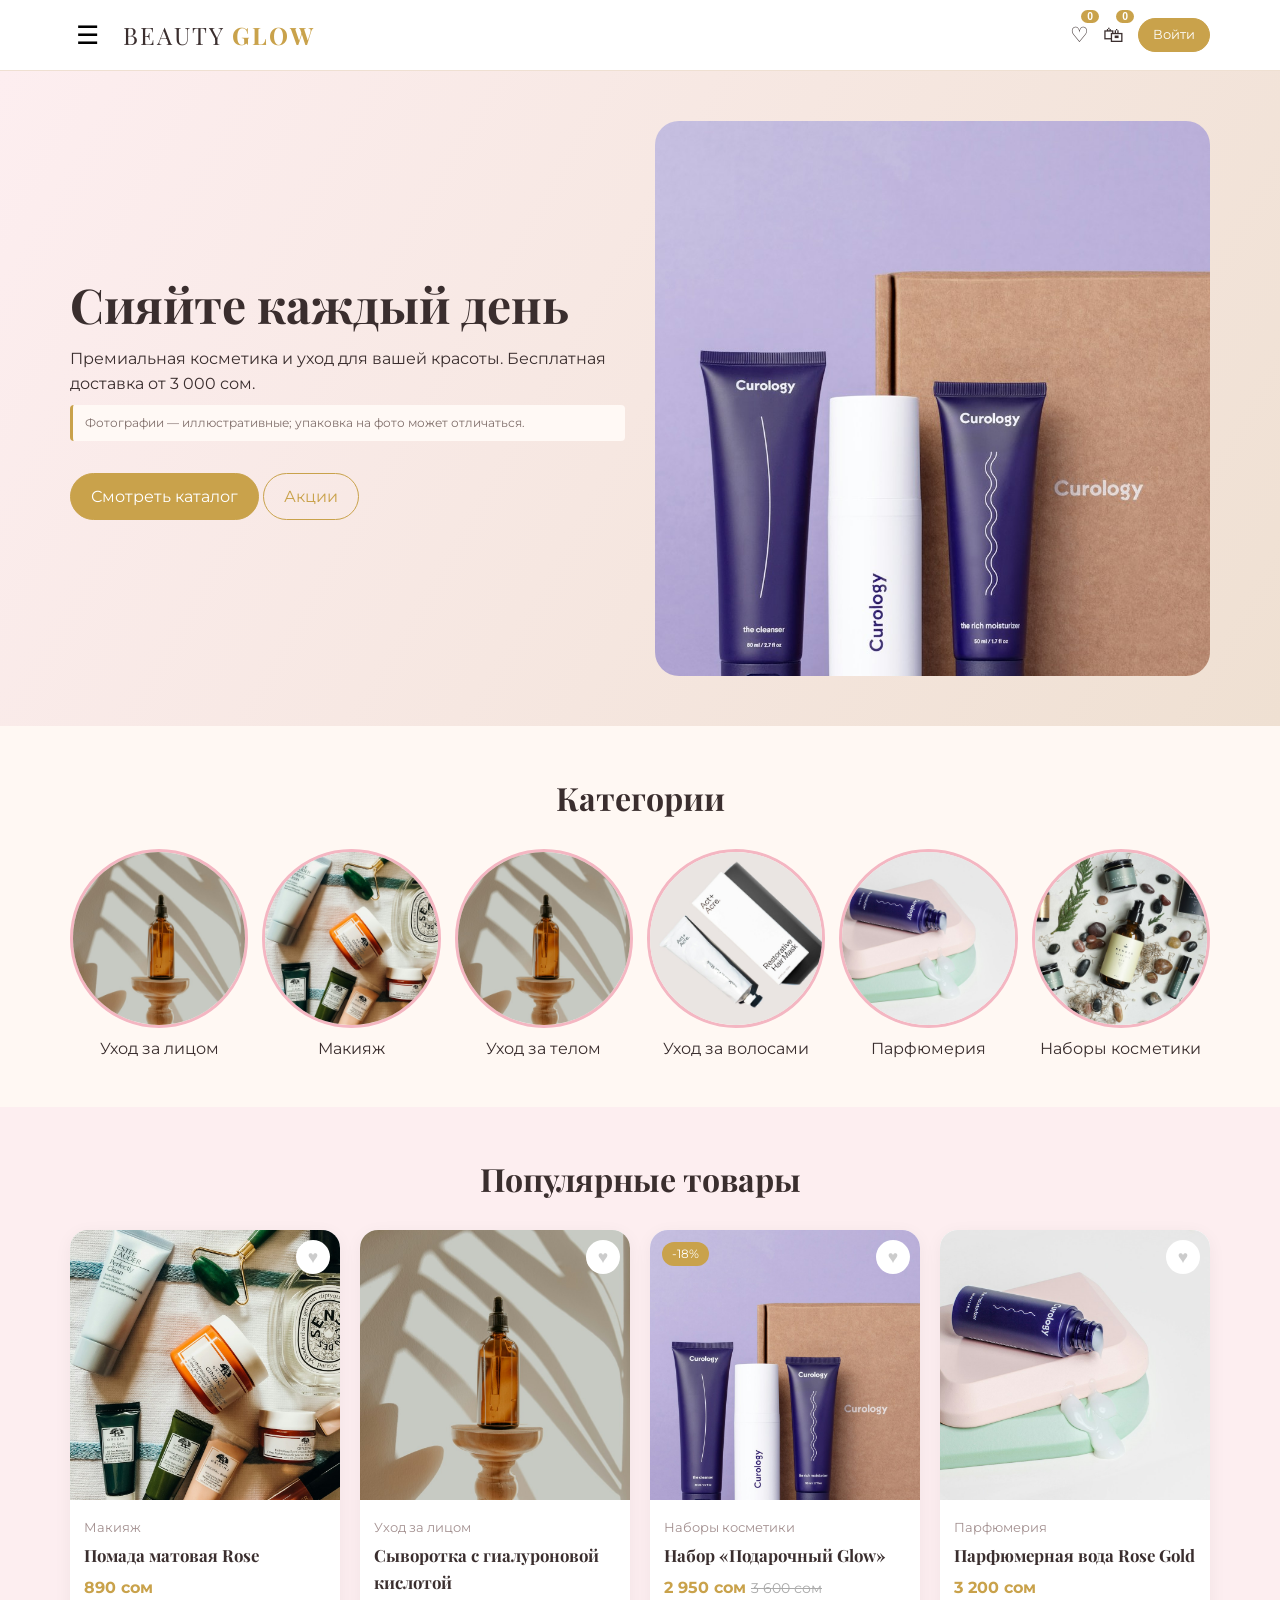
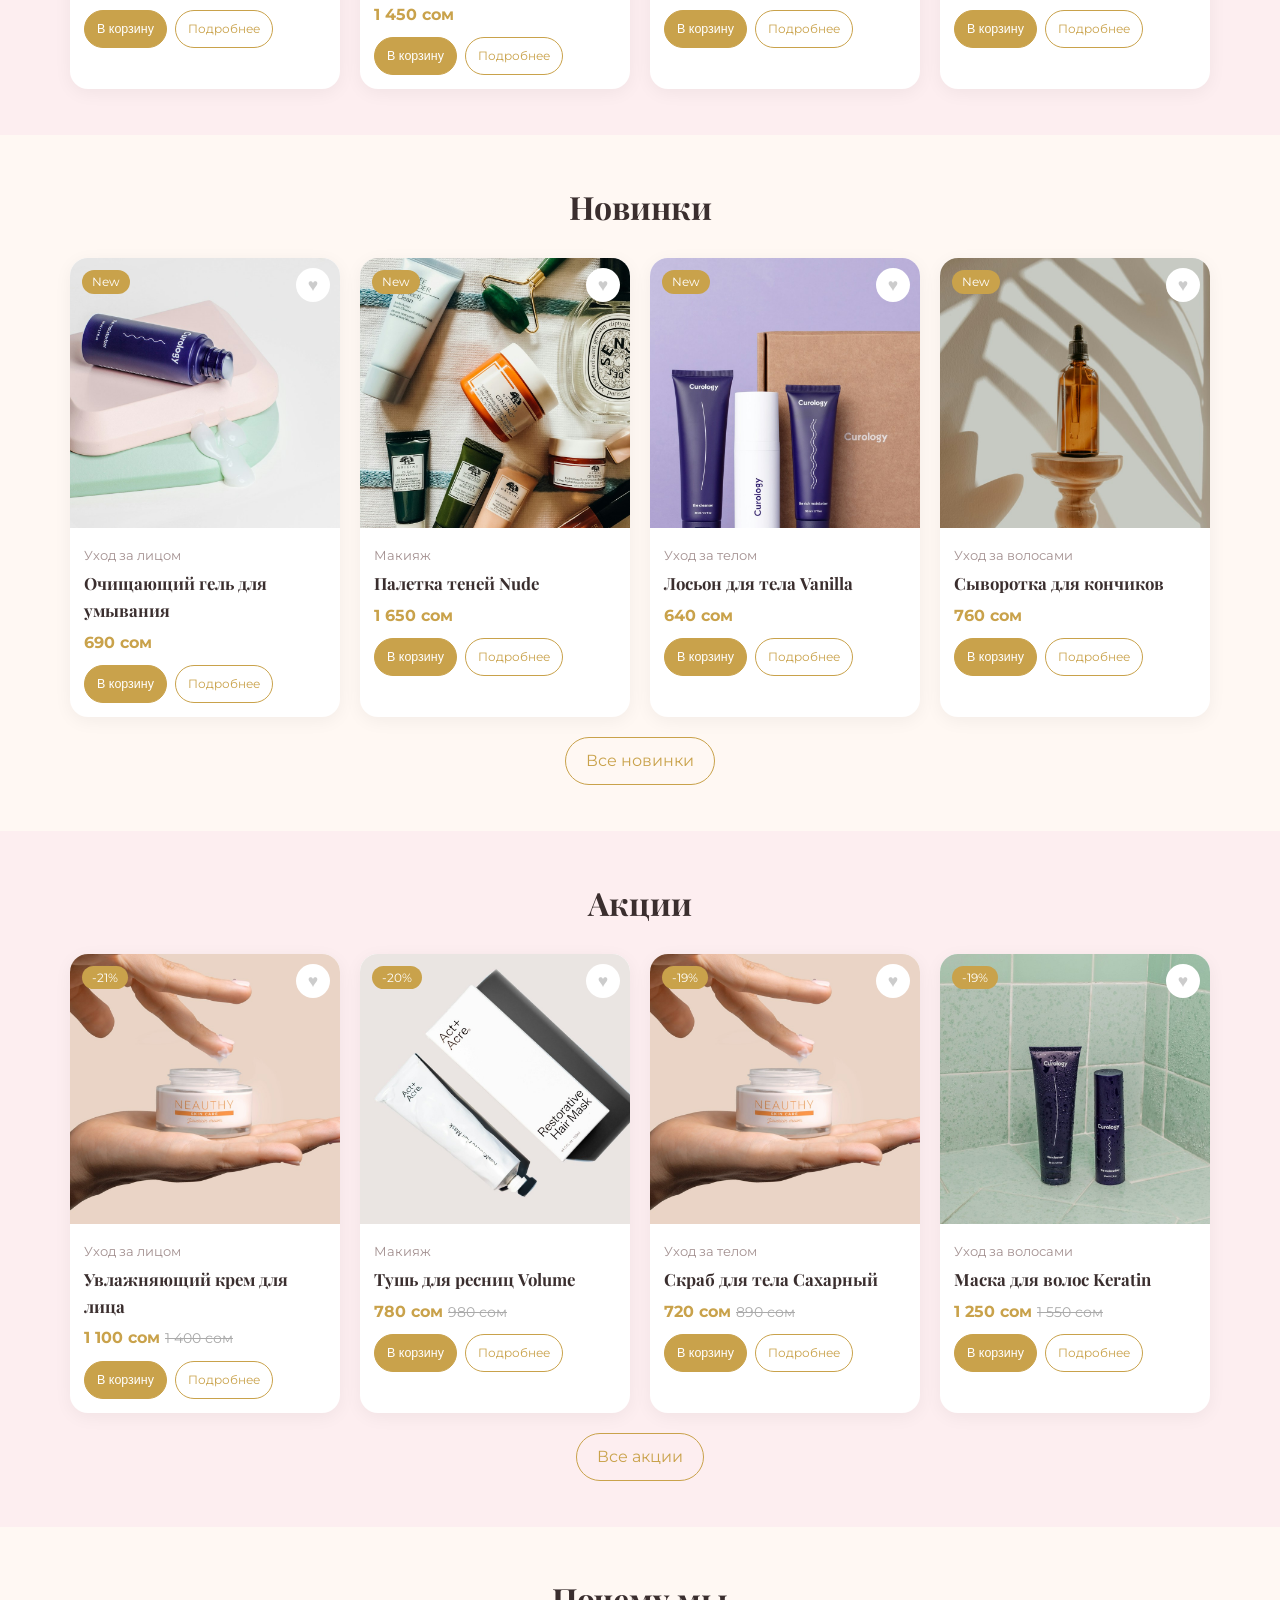
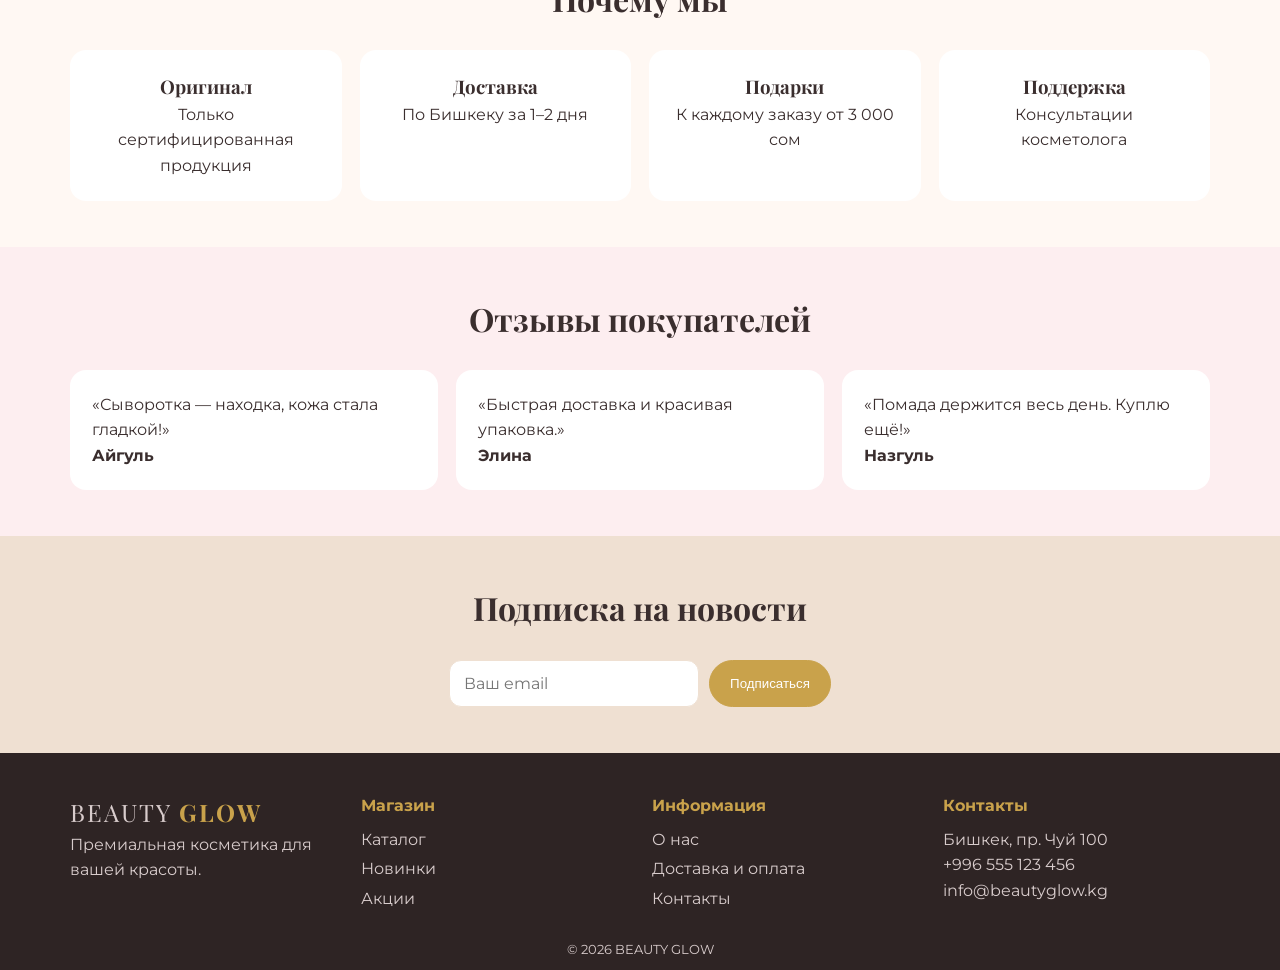
<file: index.html>
<!DOCTYPE html><html lang="ru"><head><meta charset="UTF-8"><meta name="viewport" content="width=device-width,initial-scale=1"><title>Главная — BEAUTY GLOW</title><link href="https://fonts.googleapis.com/css2?family=Montserrat:wght@400;600&family=Playfair+Display:wght@500;700&display=swap" rel="stylesheet"><link rel="stylesheet" href="css/style.css"></head><body data-mode=""><div id="hdr"></div><section class="hero"><div class="wrap"><div><h1>Сияйте каждый день</h1><p>Премиальная косметика и уход для вашей красоты. Бесплатная доставка от 3 000 сом.</p><p class="photo-note">Фотографии — иллюстративные; упаковка на фото может отличаться.</p><a class="btn" href="catalog.html">Смотреть каталог</a> <a class="btn ghost" href="sale.html">Акции</a></div><img src="images/stock/stock10.jpg" alt="Иллюстративная фотография косметических средств"></div></section>
<section><div class="wrap"><h2>Категории</h2><div class="cats" id="h-cats"></div></div></section>
<section class="alt"><div class="wrap"><h2>Популярные товары</h2><div class="grid" id="h-pop"></div></div></section>
<section><div class="wrap"><h2>Новинки</h2><div class="grid" id="h-new"></div><p style="text-align:center;margin-top:20px"><a class="btn ghost" href="new.html">Все новинки</a></p></div></section>
<section class="alt"><div class="wrap"><h2>Акции</h2><div class="grid" id="h-sale"></div><p style="text-align:center;margin-top:20px"><a class="btn ghost" href="sale.html">Все акции</a></p></div></section>
<section><div class="wrap"><h2>Почему мы</h2><div class="perks"><div><h3>Оригинал</h3><p>Только сертифицированная продукция</p></div><div><h3>Доставка</h3><p>По Бишкеку за 1–2 дня</p></div><div><h3>Подарки</h3><p>К каждому заказу от 3 000 сом</p></div><div><h3>Поддержка</h3><p>Консультации косметолога</p></div></div></div></section>
<section class="alt"><div class="wrap"><h2>Отзывы покупателей</h2><div class="rev"><div><p>«Сыворотка — находка, кожа стала гладкой!»</p><b>Айгуль</b></div><div><p>«Быстрая доставка и красивая упаковка.»</p><b>Элина</b></div><div><p>«Помада держится весь день. Куплю ещё!»</p><b>Назгуль</b></div></div></div></section>
<section class="news"><div class="wrap"><h2>Подписка на новости</h2><form id="news"><input id="nemail" placeholder="Ваш email"><button class="btn">Подписаться</button></form></div></section><div id="ftr"></div><script src="js/products.js"></script><script src="js/main.js"></script></body></html>
</file>
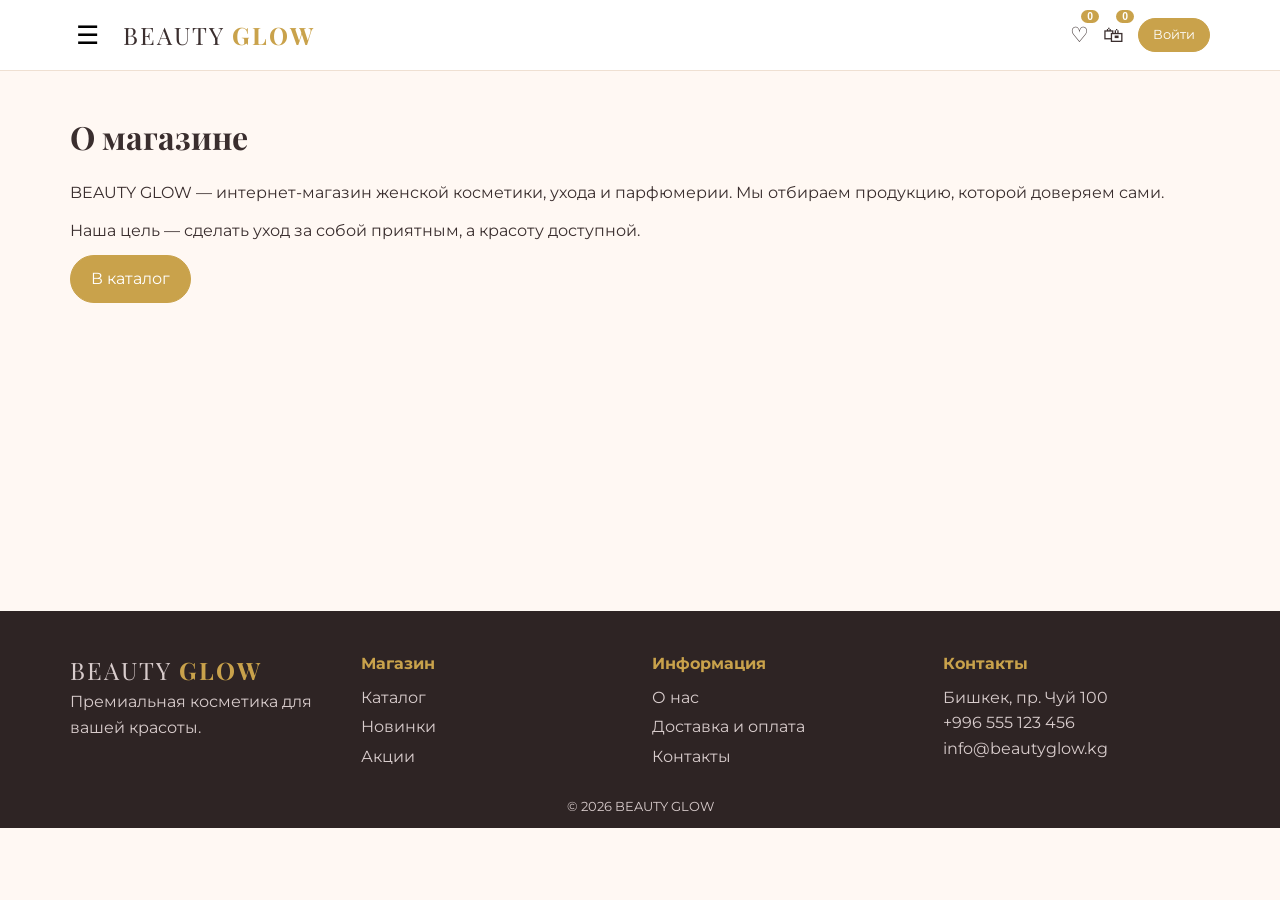
<file: about.html>
<!DOCTYPE html><html lang="ru"><head><meta charset="UTF-8"><meta name="viewport" content="width=device-width,initial-scale=1"><title>О магазине — BEAUTY GLOW</title><link href="https://fonts.googleapis.com/css2?family=Montserrat:wght@400;600&family=Playfair+Display:wght@500;700&display=swap" rel="stylesheet"><link rel="stylesheet" href="css/style.css"></head><body data-mode=""><div id="hdr"></div><div class="page"><div class="wrap"><h1>О магазине</h1><p>BEAUTY GLOW — интернет-магазин женской косметики, ухода и парфюмерии. Мы отбираем продукцию, которой доверяем сами.</p><p>Наша цель — сделать уход за собой приятным, а красоту доступной.</p><a class="btn" href="catalog.html">В каталог</a></div></div><div id="ftr"></div><script src="js/products.js"></script><script src="js/main.js"></script></body></html>
</file>
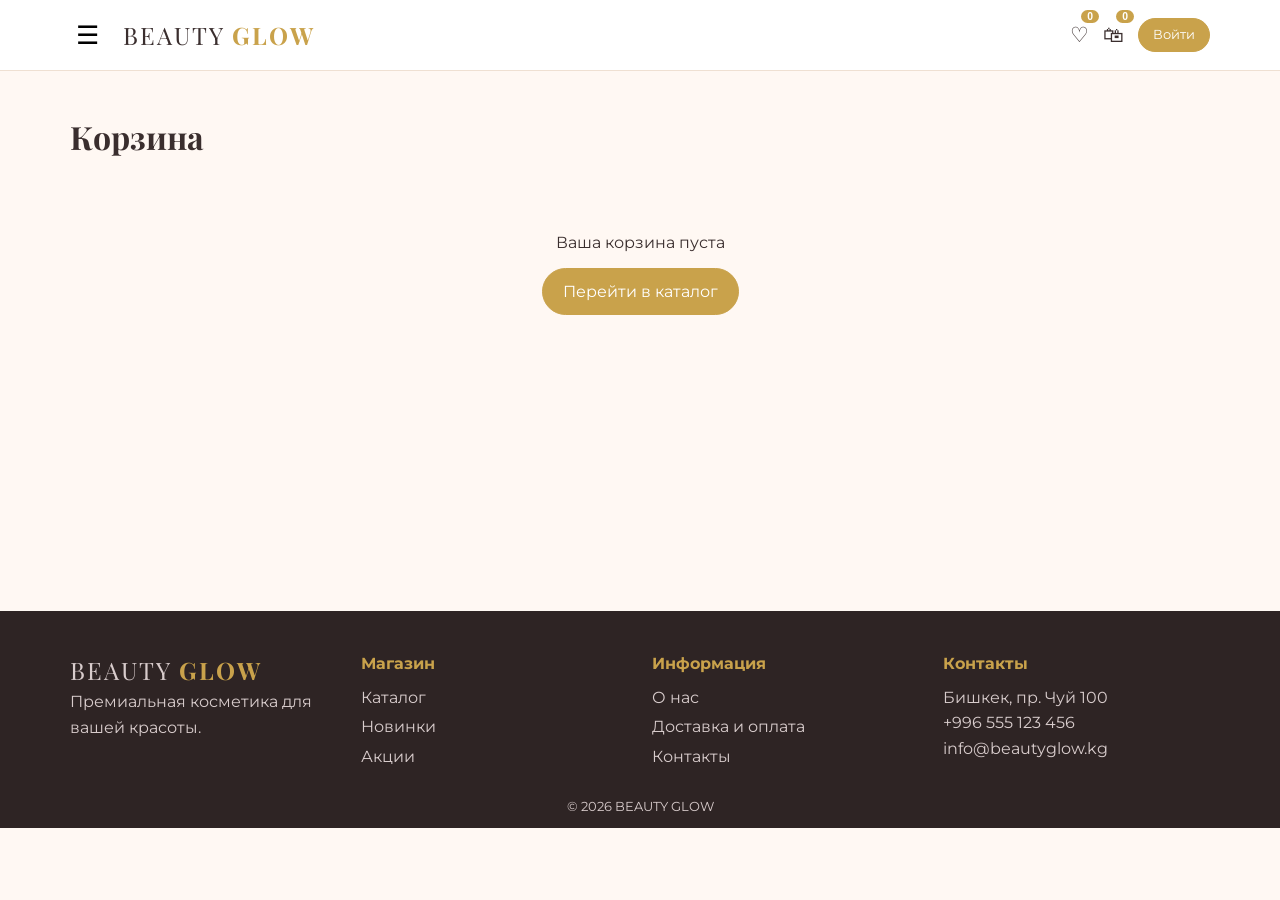
<file: cart.html>
<!DOCTYPE html><html lang="ru"><head><meta charset="UTF-8"><meta name="viewport" content="width=device-width,initial-scale=1"><title>Корзина — BEAUTY GLOW</title><link href="https://fonts.googleapis.com/css2?family=Montserrat:wght@400;600&family=Playfair+Display:wght@500;700&display=swap" rel="stylesheet"><link rel="stylesheet" href="css/style.css"></head><body data-mode=""><div id="hdr"></div><div class="page"><div class="wrap"><h1>Корзина</h1><div id="cart"></div></div></div><div id="ftr"></div><script src="js/products.js"></script><script src="js/main.js"></script><script src="js/cart.js"></script></body></html>
</file>
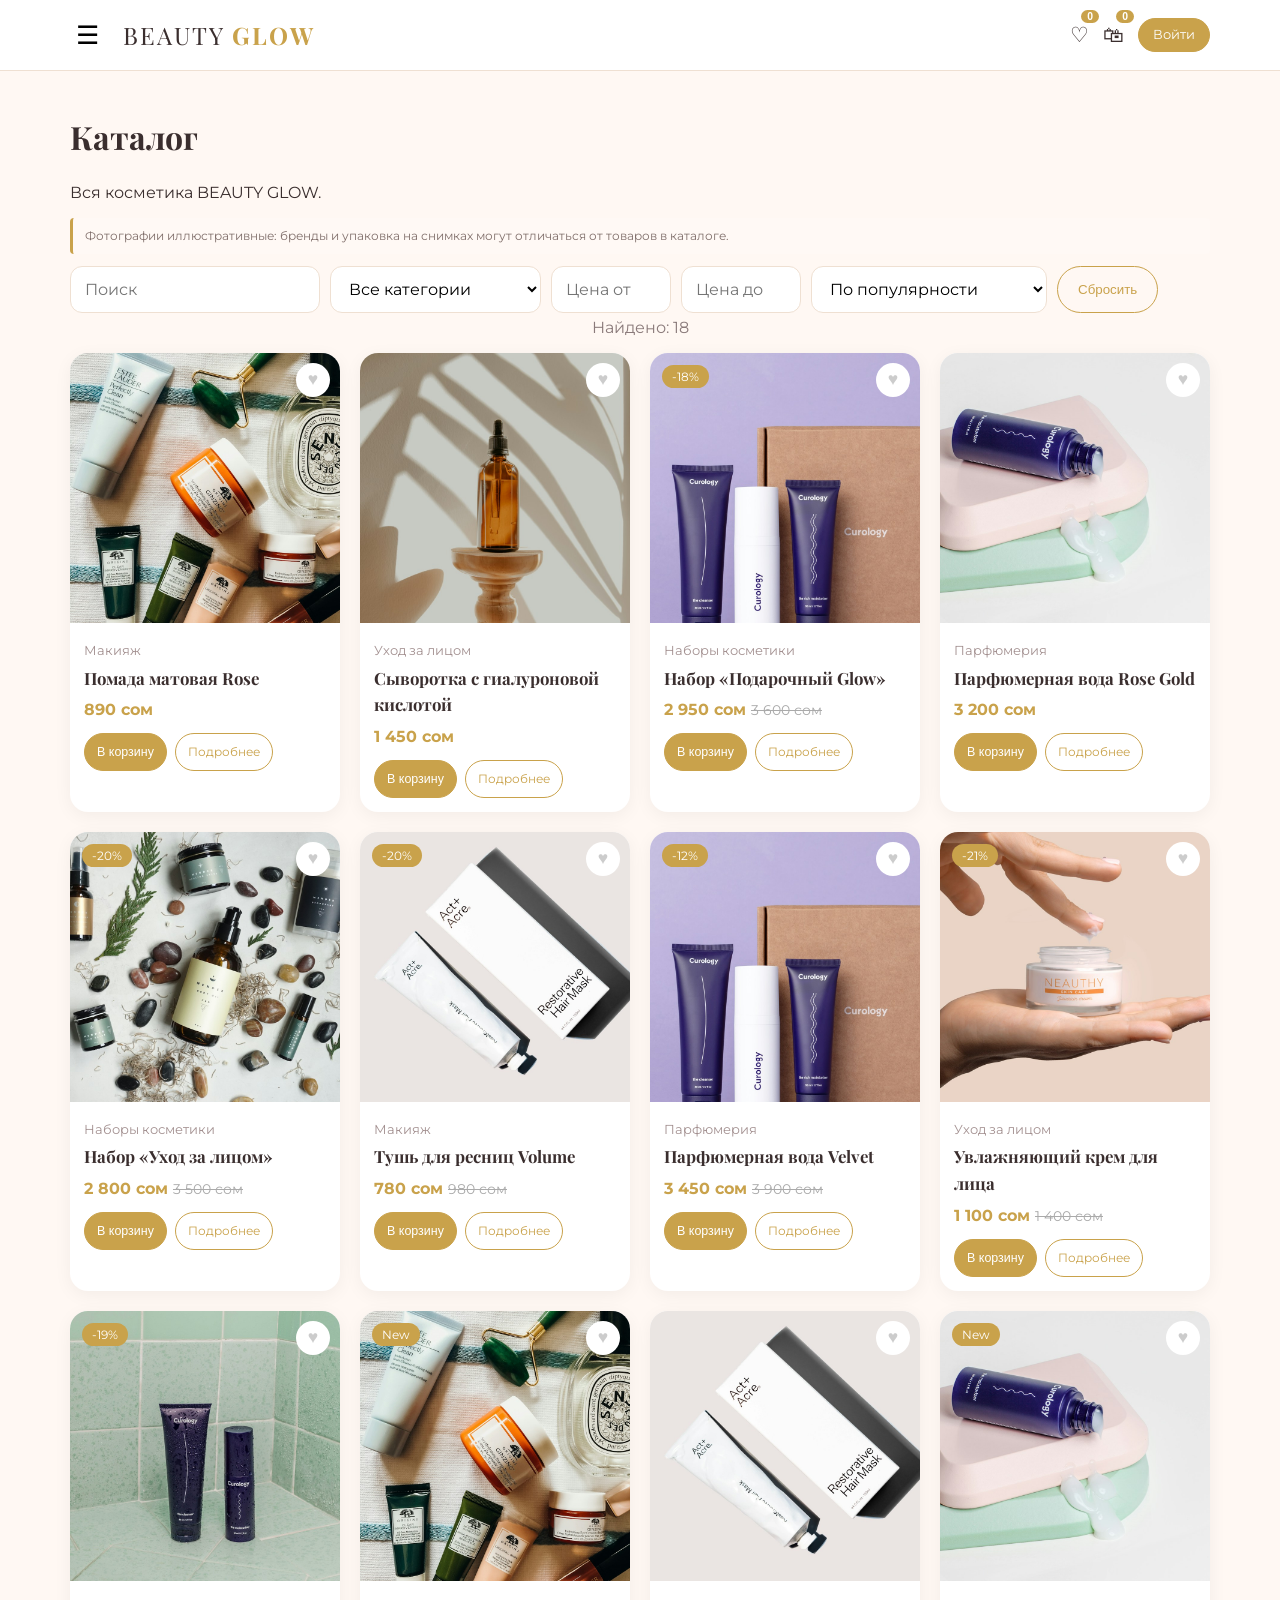
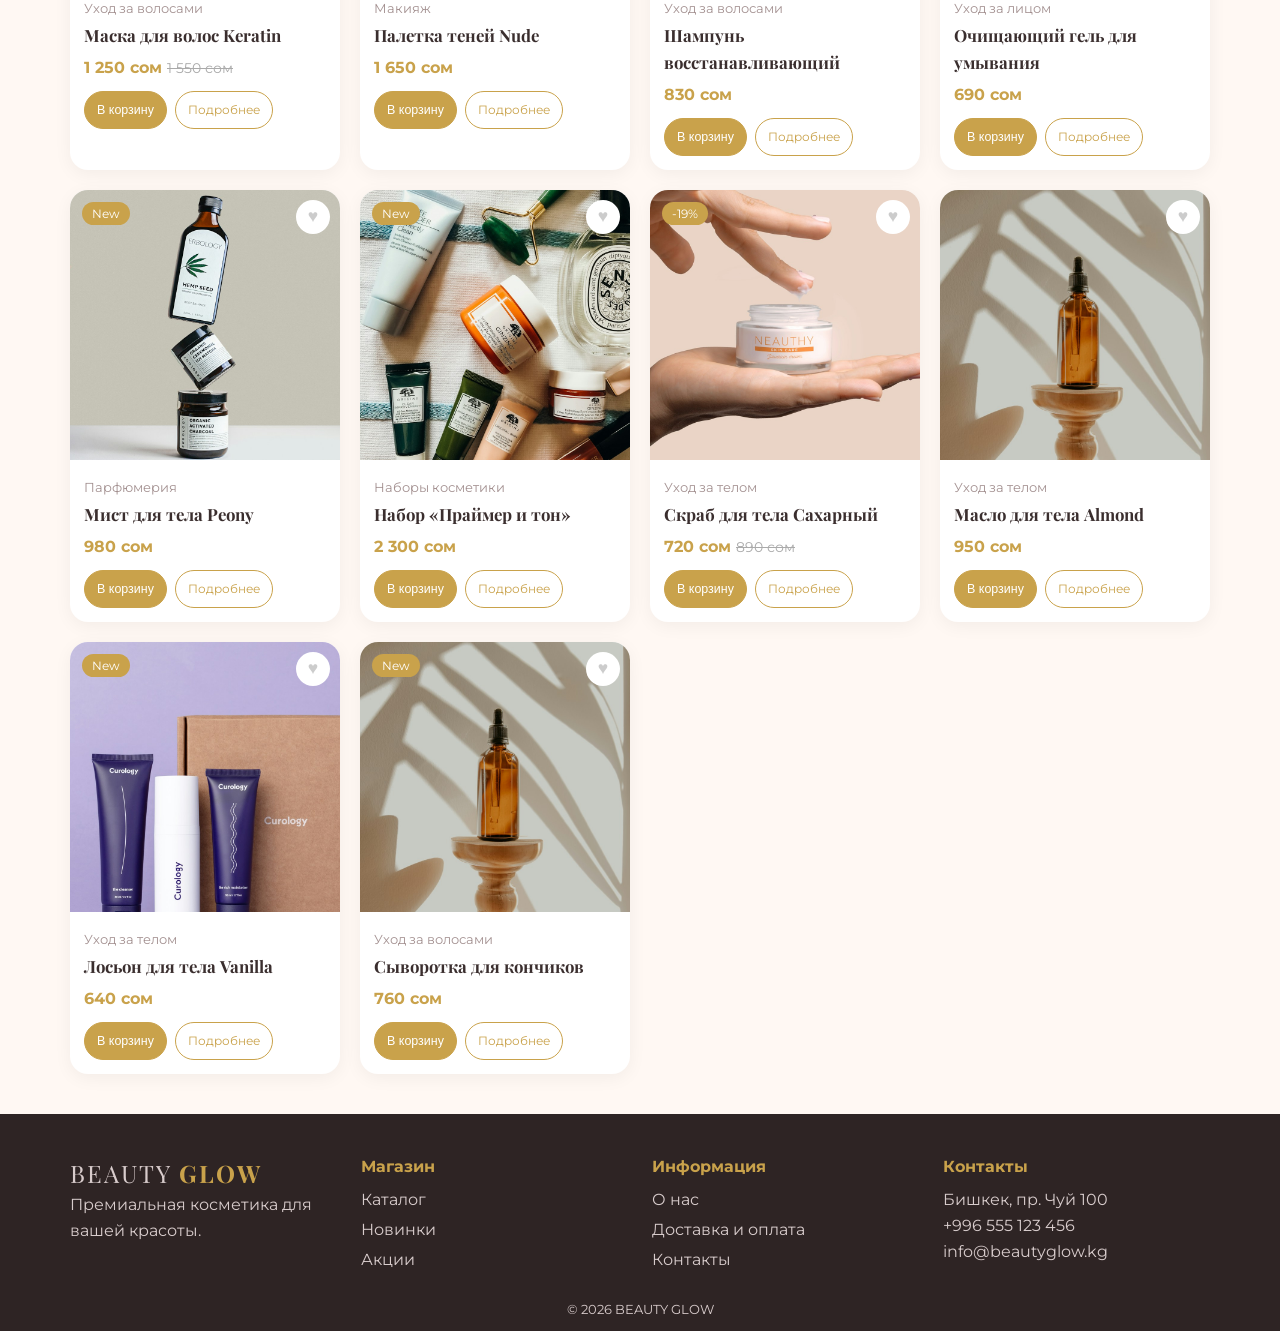
<file: catalog.html>
<!DOCTYPE html><html lang="ru"><head><meta charset="UTF-8"><meta name="viewport" content="width=device-width,initial-scale=1"><title>Каталог — BEAUTY GLOW</title><link href="https://fonts.googleapis.com/css2?family=Montserrat:wght@400;600&family=Playfair+Display:wght@500;700&display=swap" rel="stylesheet"><link rel="stylesheet" href="css/style.css"></head><body data-mode=""><div id="hdr"></div><div class="page"><div class="wrap"><h1>Каталог</h1><p>Вся косметика BEAUTY GLOW.</p><p class="photo-note">Фотографии иллюстративные: бренды и упаковка на снимках могут отличаться от товаров в каталоге.</p><div class="filters"><input id="q" placeholder="Поиск"><select id="cat"></select><input id="min" type="number" placeholder="Цена от"><input id="max" type="number" placeholder="Цена до"><select id="sort"><option value="pop">По популярности</option><option value="asc">Цена: по возрастанию</option><option value="desc">Цена: по убыванию</option></select><button class="btn ghost" id="reset">Сбросить</button></div><p id="count" class="sub"></p><div class="grid" id="grid"></div></div></div><div id="ftr"></div><script src="js/products.js"></script><script src="js/main.js"></script></body></html>
</file>
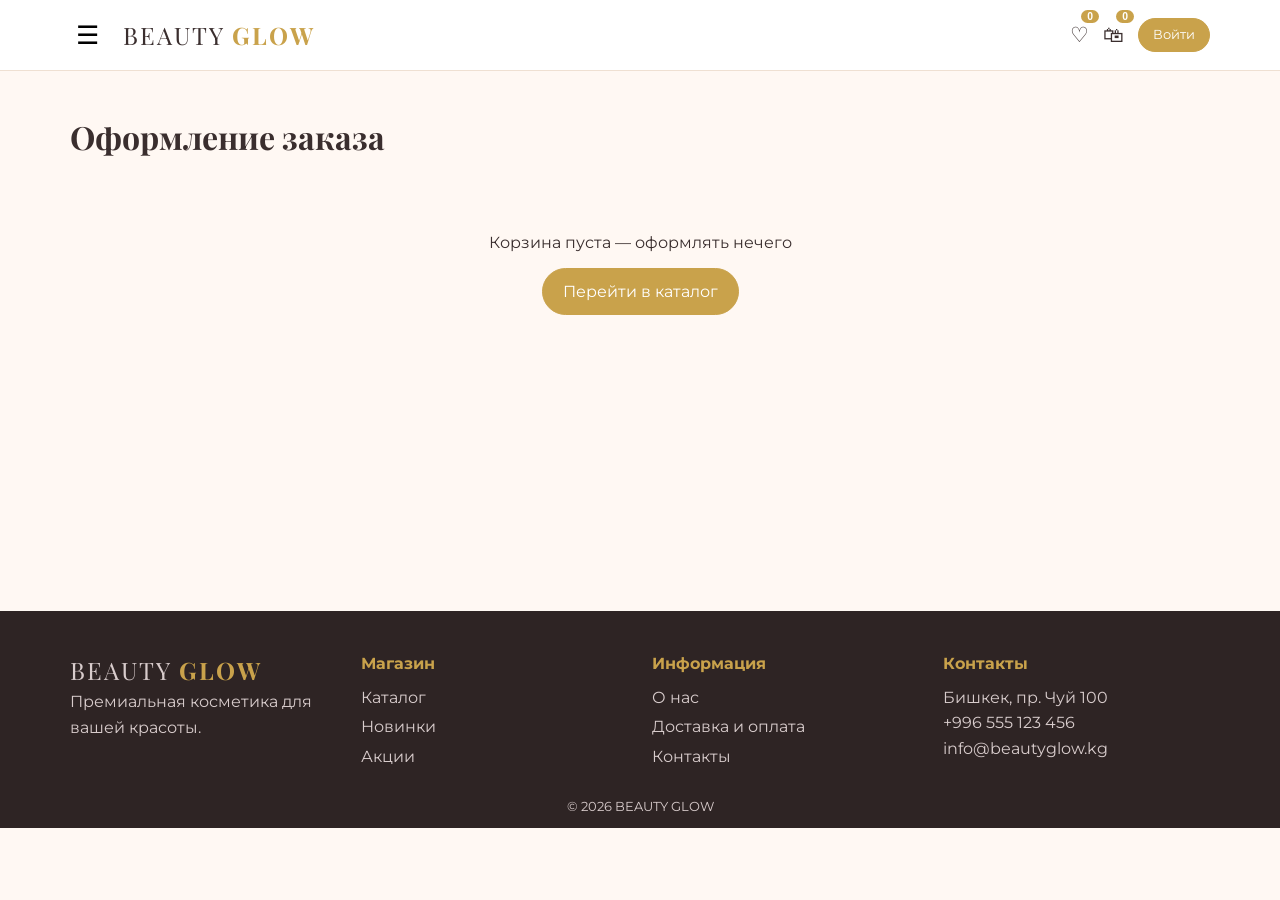
<file: checkout.html>
<!DOCTYPE html><html lang="ru"><head><meta charset="UTF-8"><meta name="viewport" content="width=device-width,initial-scale=1"><title>Оформление заказа — BEAUTY GLOW</title><link href="https://fonts.googleapis.com/css2?family=Montserrat:wght@400;600&family=Playfair+Display:wght@500;700&display=swap" rel="stylesheet"><link rel="stylesheet" href="css/style.css"></head><body data-mode=""><div id="hdr"></div><div class="page"><div class="wrap"><h1>Оформление заказа</h1><div id="co" class="two"><form id="form" class="box" style="margin:0;width:100%"><input id="fn" name="fn" placeholder="Имя и фамилия" required><input name="phone" placeholder="Телефон +996..." required><input name="city" placeholder="Город" required><input name="addr" placeholder="Адрес доставки" required><textarea name="comment" placeholder="Комментарий к заказу"></textarea><select name="pay"><option>Наличными при получении</option><option>Переводом при получении</option></select><p style="font-size:.8rem">Онлайн-оплата картой не подключена: оплата при получении.</p><button class="btn">Подтвердить заказ</button></form><div><h2 style="text-align:left">Ваш заказ</h2><div id="sum"></div><a class="btn ghost" href="cart.html">← Назад в корзину</a></div></div></div></div><div id="ftr"></div><script src="js/products.js"></script><script src="js/main.js"></script><script src="js/checkout.js"></script></body></html>
</file>
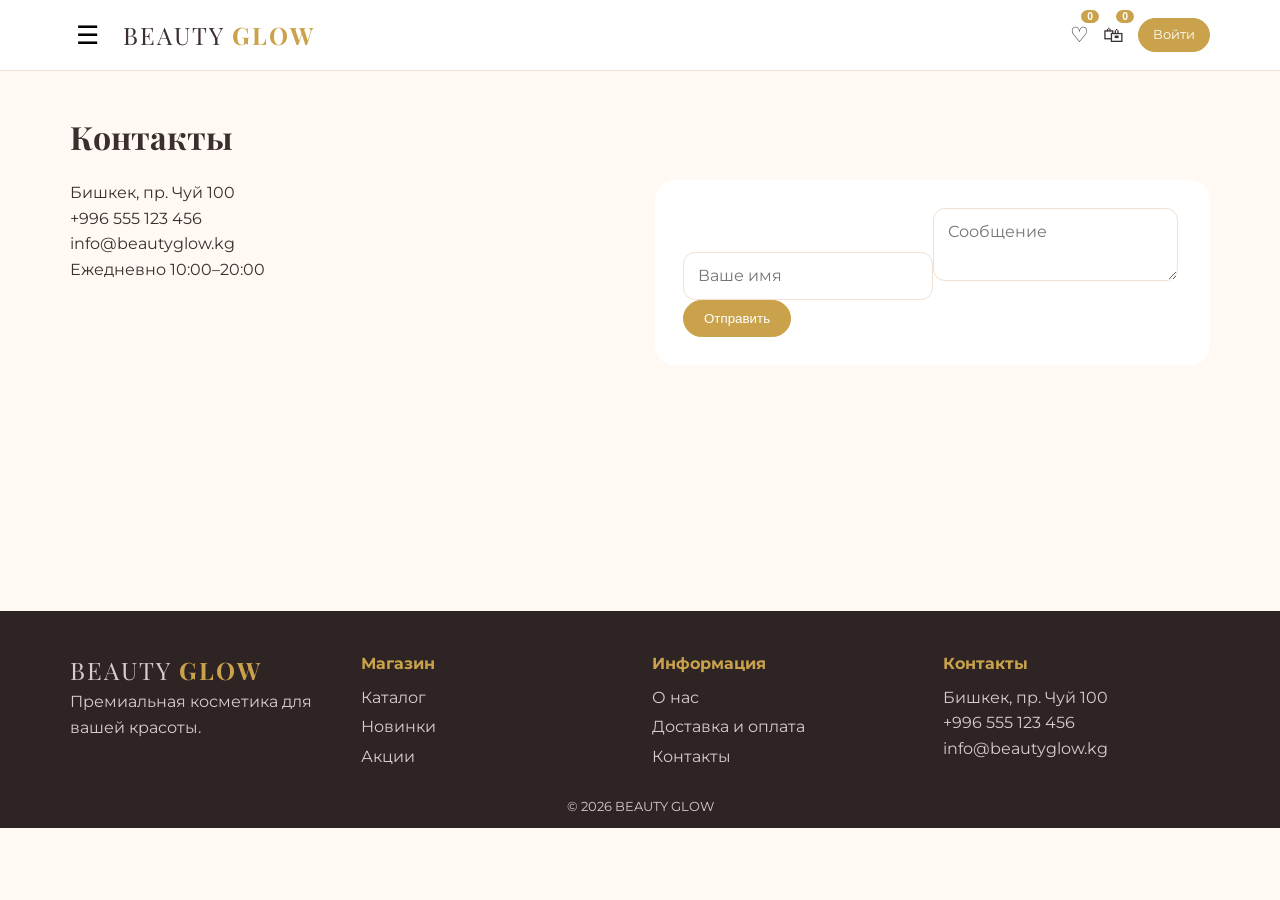
<file: contacts.html>
<!DOCTYPE html><html lang="ru"><head><meta charset="UTF-8"><meta name="viewport" content="width=device-width,initial-scale=1"><title>Контакты — BEAUTY GLOW</title><link href="https://fonts.googleapis.com/css2?family=Montserrat:wght@400;600&family=Playfair+Display:wght@500;700&display=swap" rel="stylesheet"><link rel="stylesheet" href="css/style.css"></head><body data-mode=""><div id="hdr"></div><div class="page"><div class="wrap"><h1>Контакты</h1><div class="two"><div><p>Бишкек, пр. Чуй 100<br>+996 555 123 456<br>info@beautyglow.kg<br>Ежедневно 10:00–20:00</p></div><form id="cform" class="box" style="width:100%"><input name="n" placeholder="Ваше имя" required><textarea name="m" placeholder="Сообщение" required></textarea><button class="btn">Отправить</button></form></div></div></div><div id="ftr"></div><script src="js/products.js"></script><script src="js/main.js"></script></body></html>
</file>
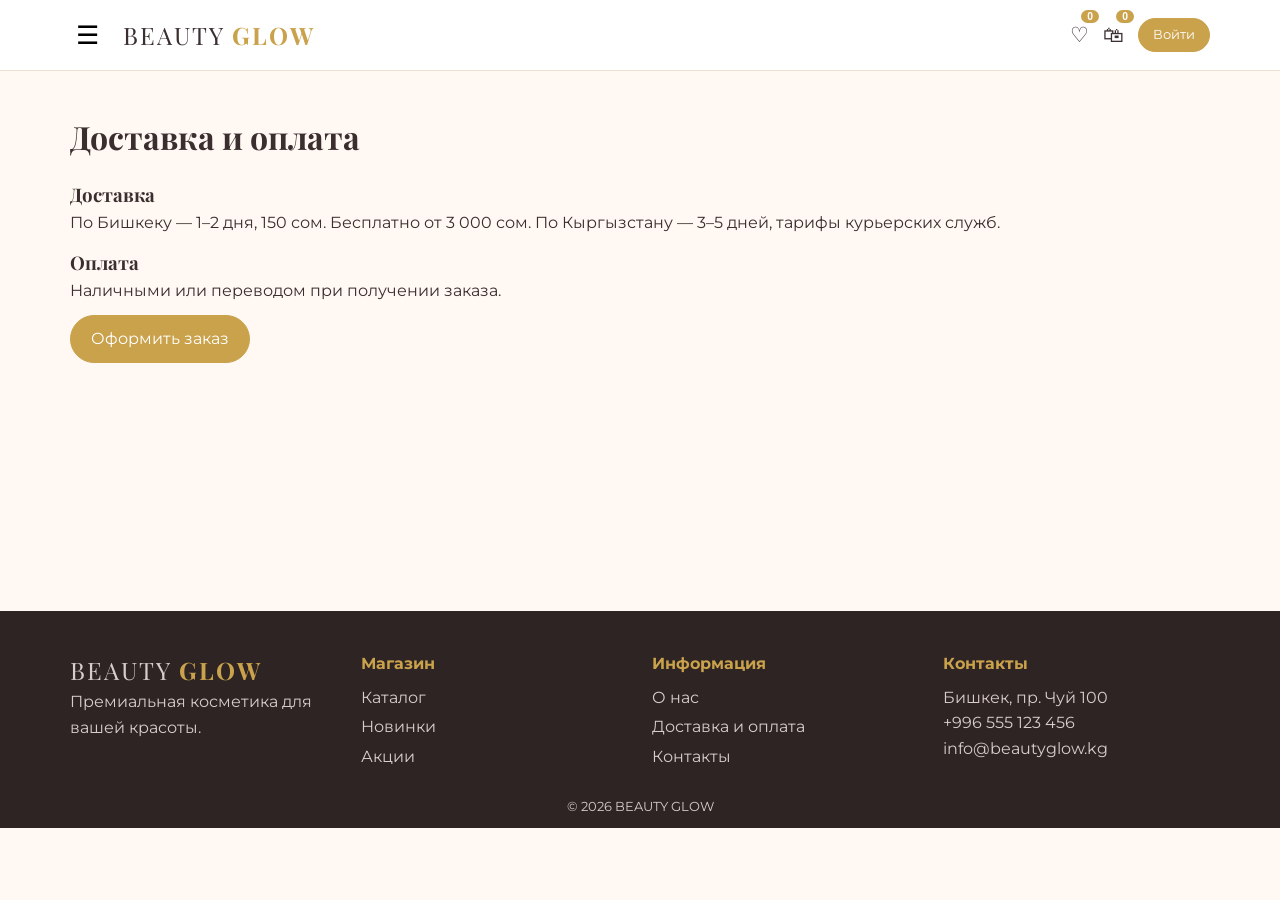
<file: delivery.html>
<!DOCTYPE html><html lang="ru"><head><meta charset="UTF-8"><meta name="viewport" content="width=device-width,initial-scale=1"><title>Доставка и оплата — BEAUTY GLOW</title><link href="https://fonts.googleapis.com/css2?family=Montserrat:wght@400;600&family=Playfair+Display:wght@500;700&display=swap" rel="stylesheet"><link rel="stylesheet" href="css/style.css"></head><body data-mode=""><div id="hdr"></div><div class="page"><div class="wrap"><h1>Доставка и оплата</h1><h3>Доставка</h3><p>По Бишкеку — 1–2 дня, 150 сом. Бесплатно от 3 000 сом. По Кыргызстану — 3–5 дней, тарифы курьерских служб.</p><h3>Оплата</h3><p>Наличными или переводом при получении заказа.</p><a class="btn" href="checkout.html">Оформить заказ</a></div></div><div id="ftr"></div><script src="js/products.js"></script><script src="js/main.js"></script></body></html>
</file>
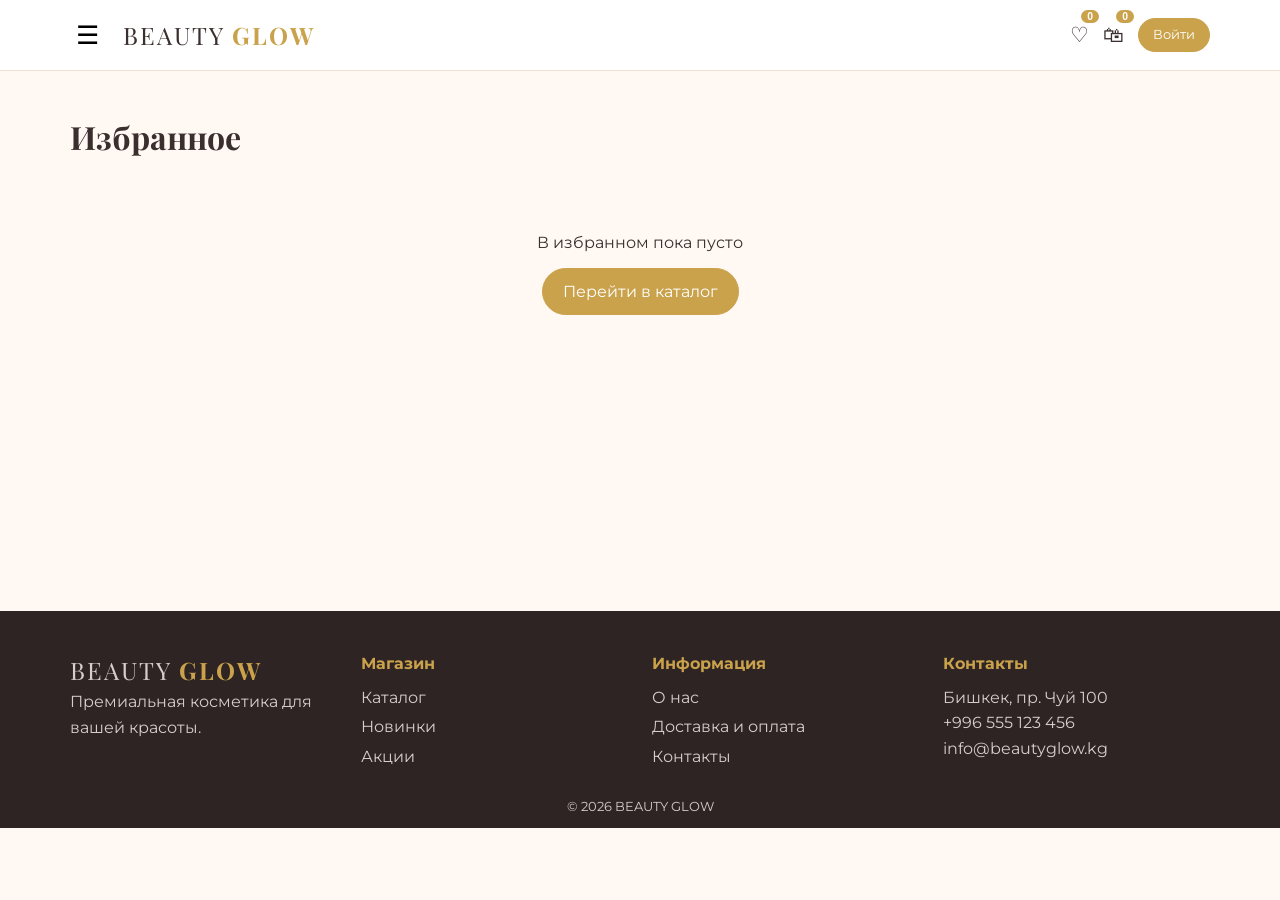
<file: favorites.html>
<!DOCTYPE html><html lang="ru"><head><meta charset="UTF-8"><meta name="viewport" content="width=device-width,initial-scale=1"><title>Избранное — BEAUTY GLOW</title><link href="https://fonts.googleapis.com/css2?family=Montserrat:wght@400;600&family=Playfair+Display:wght@500;700&display=swap" rel="stylesheet"><link rel="stylesheet" href="css/style.css"></head><body data-mode=""><div id="hdr"></div><div class="page"><div class="wrap"><h1>Избранное</h1><div class="grid" id="grid"></div></div></div><div id="ftr"></div><script src="js/products.js"></script><script src="js/main.js"></script><script src="js/favorites.js"></script></body></html>
</file>
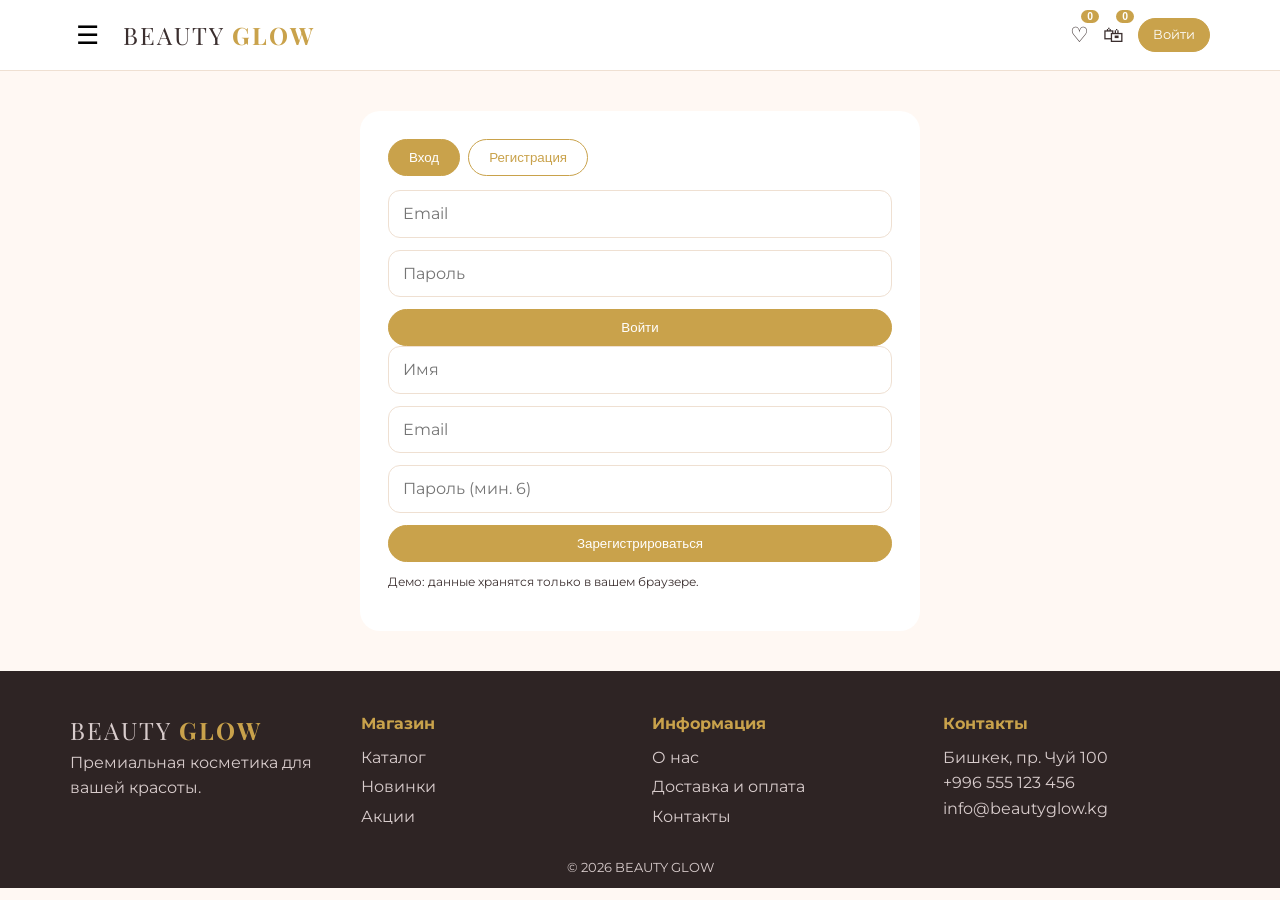
<file: login.html>
<!DOCTYPE html><html lang="ru"><head><meta charset="UTF-8"><meta name="viewport" content="width=device-width,initial-scale=1"><title>Вход — BEAUTY GLOW</title><link href="https://fonts.googleapis.com/css2?family=Montserrat:wght@400;600&family=Playfair+Display:wght@500;700&display=swap" rel="stylesheet"><link rel="stylesheet" href="css/style.css"></head><body data-mode=""><div id="hdr"></div><div class="page"><div class="wrap"><div class="box"><div class="tabs"><button class="btn" id="t1">Вход</button><button class="btn ghost" id="t2">Регистрация</button></div><form id="lf"><input name="e" type="email" placeholder="Email" required><input name="p" type="password" placeholder="Пароль" required><button class="btn">Войти</button></form><form id="rf" hidden><input name="n" placeholder="Имя" required><input name="e" type="email" placeholder="Email" required><input name="p" type="password" minlength="6" placeholder="Пароль (мин. 6)" required><button class="btn">Зарегистрироваться</button></form><p style="font-size:.75rem;margin-top:10px">Демо: данные хранятся только в вашем браузере.</p></div></div></div>
<div id="ftr"></div><script src="js/products.js"></script><script src="js/main.js"></script><script>const s=(a,b)=>{$('#lf').hidden=!a;$('#rf').hidden=a;$('#t1').className='btn'+(a?'':' ghost');$('#t2').className='btn'+(a?' ghost':'')};$('#t1').onclick=()=>s(1);$('#t2').onclick=()=>s(0);
$('#rf').onsubmit=e=>{e.preventDefault();const f=e.target,u=LS.get('bg_users',[]);if(u.some(x=>x.e==f.e.value))return toast('Email уже зарегистрирован');u.push({n:f.n.value,e:f.e.value,p:f.p.value});LS.set('bg_users',u);LS.set('bg_user',{name:f.n.value,email:f.e.value});location.href='profile.html'};
$('#lf').onsubmit=e=>{e.preventDefault();const f=e.target,u=LS.get('bg_users',[]).find(x=>x.e==f.e.value&&x.p==f.p.value);if(!u)return toast('Неверный email или пароль');LS.set('bg_user',{name:u.n,email:u.e});location.href='profile.html'}</script></body></html>
</file>
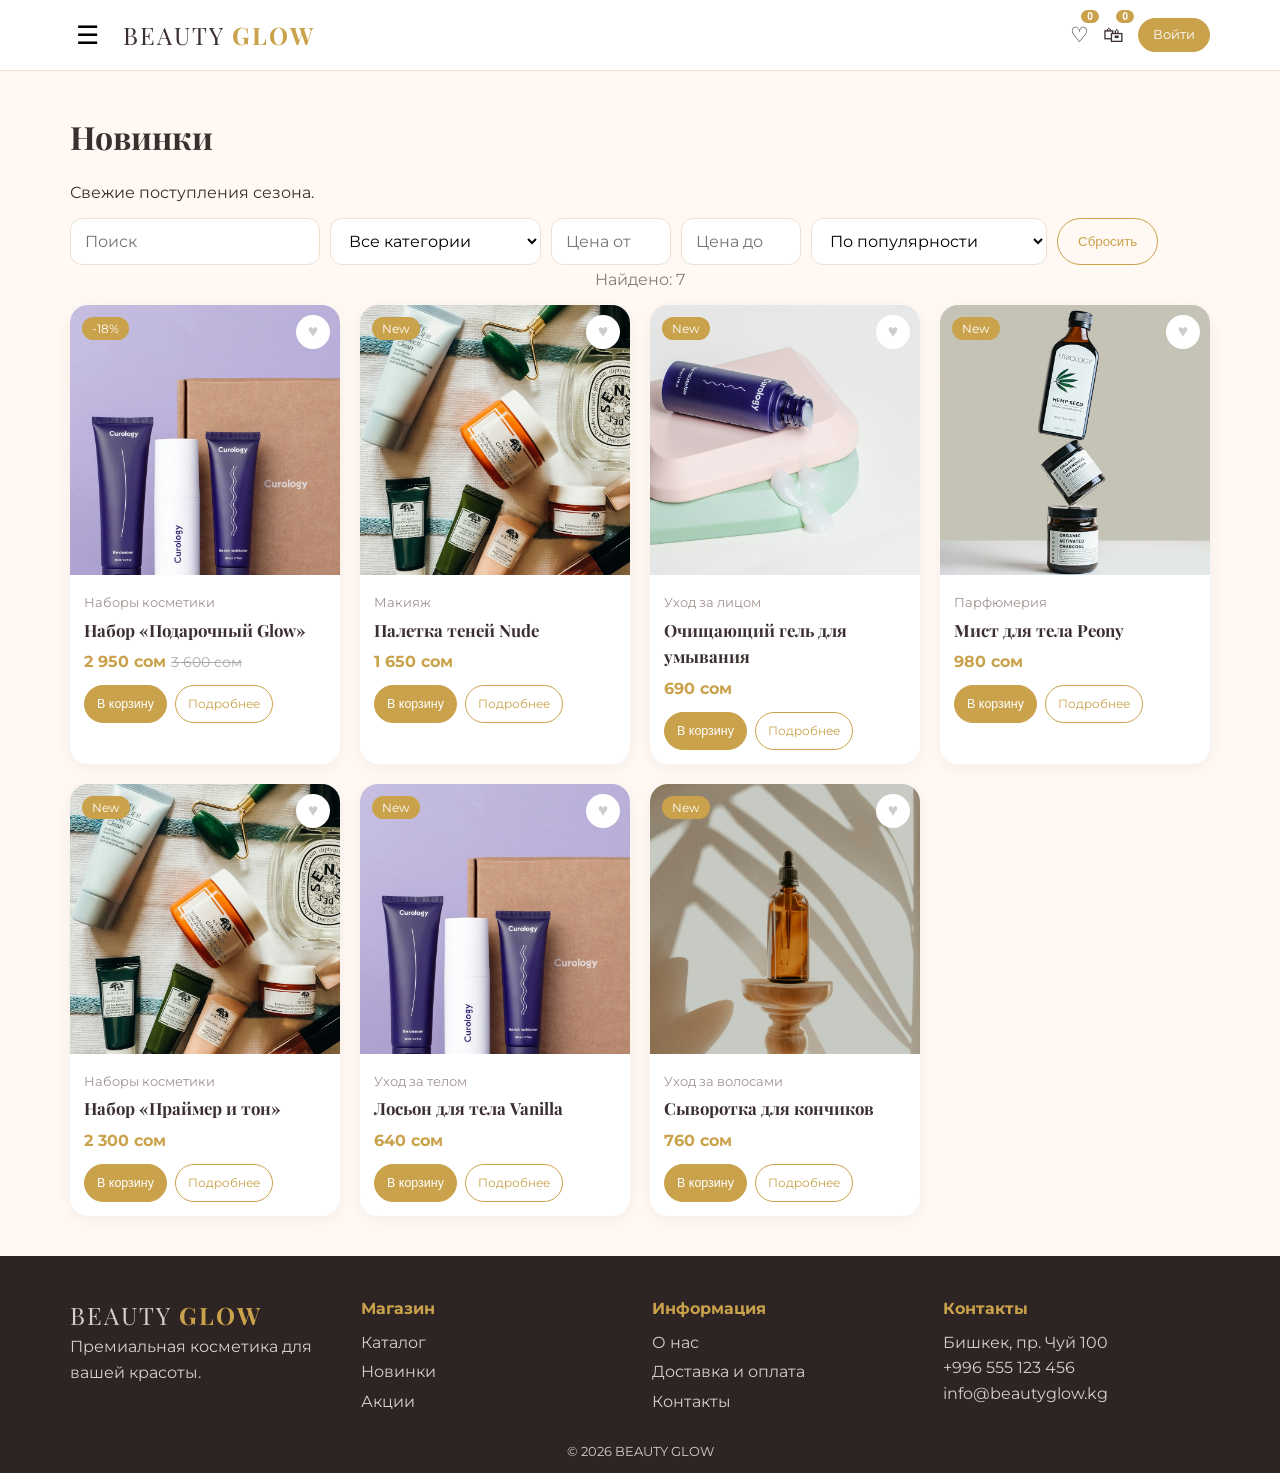
<file: new.html>
<!DOCTYPE html><html lang="ru"><head><meta charset="UTF-8"><meta name="viewport" content="width=device-width,initial-scale=1"><title>Новинки — BEAUTY GLOW</title><link href="https://fonts.googleapis.com/css2?family=Montserrat:wght@400;600&family=Playfair+Display:wght@500;700&display=swap" rel="stylesheet"><link rel="stylesheet" href="css/style.css"></head><body data-mode="new"><div id="hdr"></div><div class="page"><div class="wrap"><h1>Новинки</h1><p>Свежие поступления сезона.</p><div class="filters"><input id="q" placeholder="Поиск"><select id="cat"></select><input id="min" type="number" placeholder="Цена от"><input id="max" type="number" placeholder="Цена до"><select id="sort"><option value="pop">По популярности</option><option value="asc">Цена: по возрастанию</option><option value="desc">Цена: по убыванию</option></select><button class="btn ghost" id="reset">Сбросить</button></div><p id="count" class="sub"></p><div class="grid" id="grid"></div></div></div><div id="ftr"></div><script src="js/products.js"></script><script src="js/main.js"></script></body></html>
</file>
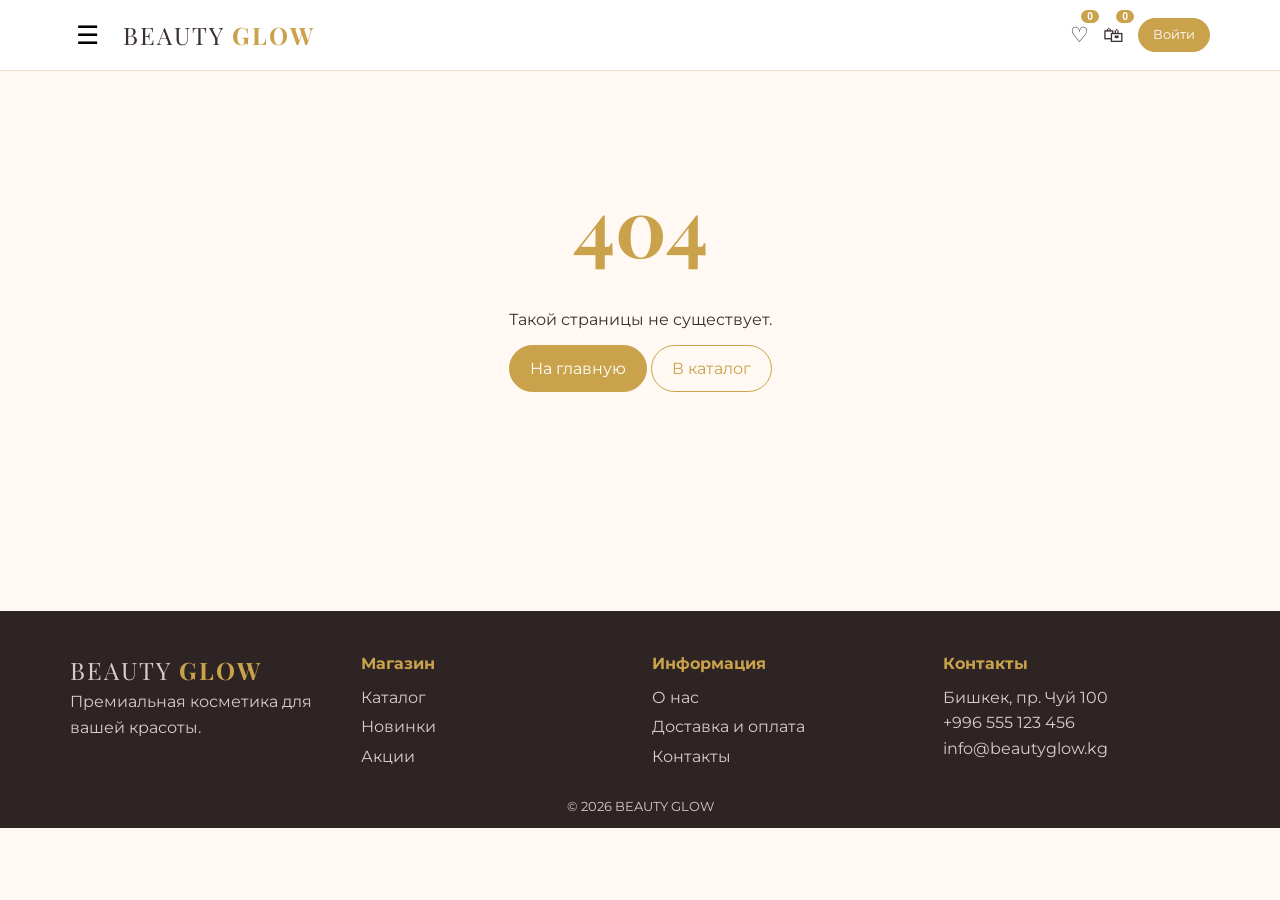
<file: product.html>
<!DOCTYPE html><html lang="ru"><head><meta charset="UTF-8"><meta name="viewport" content="width=device-width,initial-scale=1"><title>Товар — BEAUTY GLOW</title><link href="https://fonts.googleapis.com/css2?family=Montserrat:wght@400;600&family=Playfair+Display:wght@500;700&display=swap" rel="stylesheet"><link rel="stylesheet" href="css/style.css"></head><body data-mode=""><div id="hdr"></div><div class="wrap"><div id="product"></div><h2>Похожие товары</h2><div class="grid" id="related"></div></div><br><div id="ftr"></div><script src="js/products.js"></script><script src="js/main.js"></script></body></html>
</file>
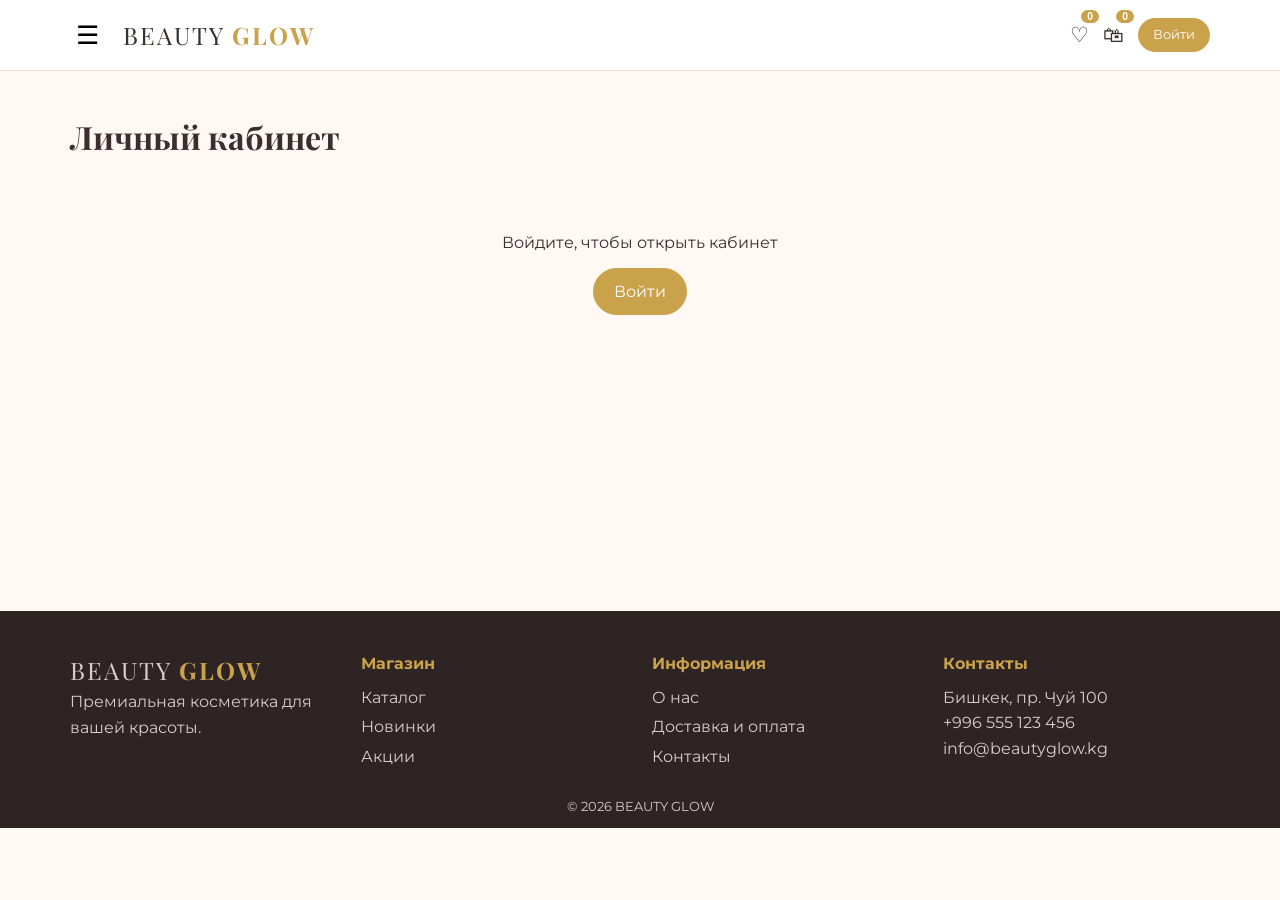
<file: profile.html>
<!DOCTYPE html><html lang="ru"><head><meta charset="UTF-8"><meta name="viewport" content="width=device-width,initial-scale=1"><title>Личный кабинет — BEAUTY GLOW</title><link href="https://fonts.googleapis.com/css2?family=Montserrat:wght@400;600&family=Playfair+Display:wght@500;700&display=swap" rel="stylesheet"><link rel="stylesheet" href="css/style.css"></head><body data-mode=""><div id="hdr"></div><div class="page"><div class="wrap"><h1>Личный кабинет</h1><div id="pf"></div></div></div>
<div id="ftr"></div><script src="js/products.js"></script><script src="js/main.js"></script><script>const u=LS.get('bg_user',null);if(!u)$('#pf').innerHTML='<div class="empty"><p>Войдите, чтобы открыть кабинет</p><a class="btn" href="login.html">Войти</a></div>';else{const o=LS.get('bg_orders',[]);$('#pf').innerHTML=`<p>Здравствуйте, <b>${u.name}</b> (${u.email})</p><h3>Мои заказы</h3>${o.length?o.map(x=>`<div class="srow"><span>${x.id} · ${x.date}<br><small>${x.items.map(i=>i.n+' ×'+i.q).join(', ')}</small></span><b>${fmt(x.total)}</b></div>`).join(''):'<p>Заказов пока нет.</p>'}<p><a class="btn" href="catalog.html">В каталог</a> <button class="btn ghost" id="out">Выйти</button></p>`;$('#out').onclick=()=>{localStorage.removeItem('bg_user');location.href='index.html'}}</script></body></html>
</file>
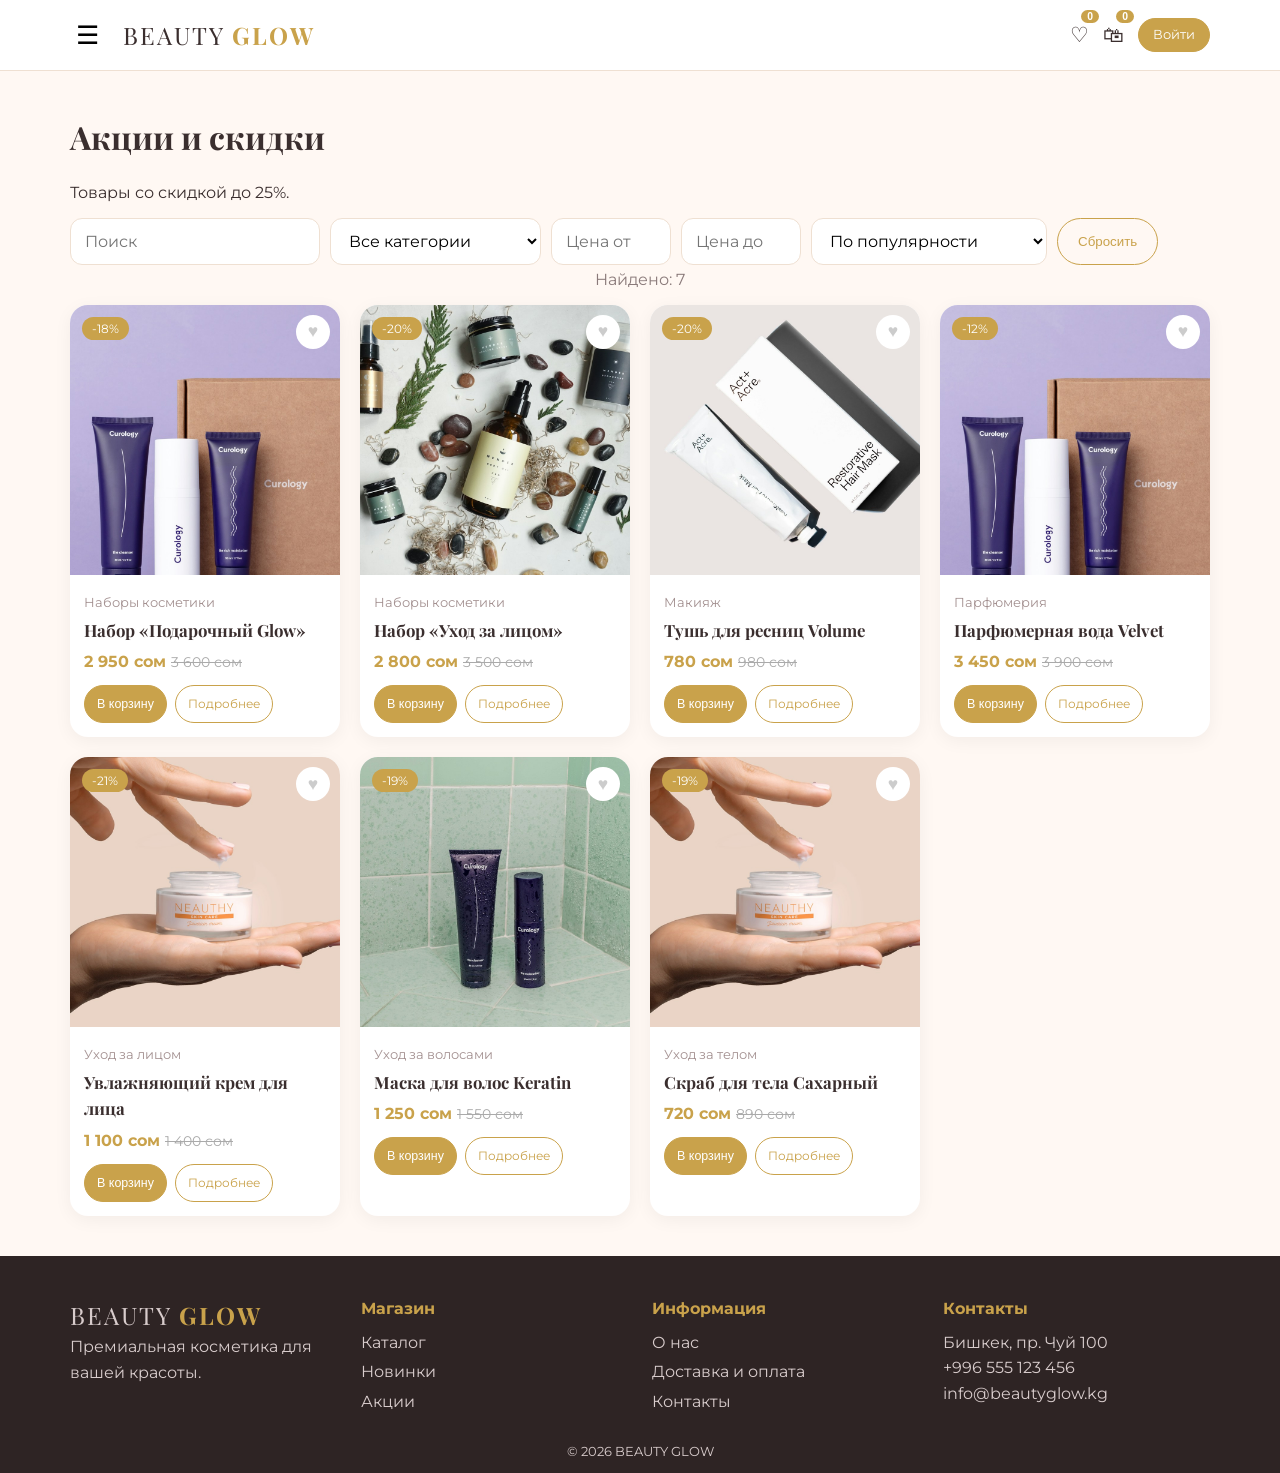
<file: sale.html>
<!DOCTYPE html><html lang="ru"><head><meta charset="UTF-8"><meta name="viewport" content="width=device-width,initial-scale=1"><title>Акции и скидки — BEAUTY GLOW</title><link href="https://fonts.googleapis.com/css2?family=Montserrat:wght@400;600&family=Playfair+Display:wght@500;700&display=swap" rel="stylesheet"><link rel="stylesheet" href="css/style.css"></head><body data-mode="sale"><div id="hdr"></div><div class="page"><div class="wrap"><h1>Акции и скидки</h1><p>Товары со скидкой до 25%.</p><div class="filters"><input id="q" placeholder="Поиск"><select id="cat"></select><input id="min" type="number" placeholder="Цена от"><input id="max" type="number" placeholder="Цена до"><select id="sort"><option value="pop">По популярности</option><option value="asc">Цена: по возрастанию</option><option value="desc">Цена: по убыванию</option></select><button class="btn ghost" id="reset">Сбросить</button></div><p id="count" class="sub"></p><div class="grid" id="grid"></div></div></div><div id="ftr"></div><script src="js/products.js"></script><script src="js/main.js"></script></body></html>
</file>
<file: css/style.css>
:root{--p:#f4b6c2;--pl:#fdeef0;--m:#fff8f3;--b:#efe0d2;--g:#c9a24b;--t:#3a2e2e}
*{box-sizing:border-box;margin:0}body{font-family:Montserrat,Segoe UI,sans-serif;background:var(--m);color:var(--t);line-height:1.6}
h1,h2,h3,.logo{font-family:'Playfair Display',Georgia,serif}a{color:inherit;text-decoration:none}img{max-width:100%;display:block}
.wrap{max-width:1180px;margin:auto;padding:0 20px}.row{display:flex;align-items:center;gap:18px;min-height:70px}
.hdr{position:sticky;top:0;z-index:50;background:#fffffff2;border-bottom:1px solid var(--b);backdrop-filter:blur(8px)}
.logo{font-size:1.5rem;letter-spacing:2px}.logo b{color:var(--g)}nav{display:flex;gap:16px;margin-left:10px}nav a{padding:4px 0;border-bottom:2px solid transparent;transition:.2s}nav a:hover,nav a.act{border-color:var(--g);color:var(--g)}
.srch{margin-left:auto;display:flex;border:1px solid var(--b);border-radius:30px;overflow:hidden;background:#fff}.srch input{border:0;padding:8px 14px;outline:0;width:150px}.srch button{border:0;background:none;padding:0 12px;cursor:pointer}
.icons{display:flex;align-items:center;gap:14px;font-size:1.3rem}.icons a{position:relative}.icons i{position:absolute;top:-8px;right:-10px;background:var(--g);color:#fff;font:600 .65rem sans-serif;border-radius:10px;padding:1px 6px}.burger{display:none;background:none;border:0;font-size:1.6rem}
.btn{display:inline-block;background:var(--g);color:#fff;border:1px solid var(--g);padding:10px 20px;border-radius:30px;cursor:pointer;font:600 .85rem inherit;transition:.25s}.btn:hover{transform:translateY(-2px);box-shadow:0 6px 16px #c9a24b55}.btn.ghost{background:transparent;color:var(--g)}.btn.dark{background:var(--t);border-color:var(--t)}.btn.sm{padding:6px 14px;font-size:.8rem}
.hero{background:linear-gradient(120deg,var(--pl),var(--b));padding:50px 0}.hero .wrap{display:grid;grid-template-columns:1fr 1fr;align-items:center;gap:30px}.hero h1{font-size:3rem;line-height:1.15;margin-bottom:14px}.hero .btn{margin-top:18px}.hero img{border-radius:24px;animation:fl 5s ease-in-out infinite}@keyframes fl{50%{transform:translateY(-10px)}}
section{padding:46px 0}h2{font-size:2rem;text-align:center;margin-bottom:26px}.sub{text-align:center;margin:-16px 0 24px;color:#8a7a7a}
.grid{display:grid;grid-template-columns:repeat(4,1fr);gap:20px}.grid4{display:grid;grid-template-columns:repeat(4,1fr);gap:24px}.cats{display:grid;grid-template-columns:repeat(6,1fr);gap:14px}
.cat{text-align:center;transition:.3s}.cat:hover{transform:translateY(-5px)}.cat img{border-radius:50%;border:3px solid var(--p);margin-bottom:8px}
.card{position:relative;background:#fff;border-radius:18px;overflow:hidden;box-shadow:0 4px 18px #0000000d;transition:.3s}.card:hover{transform:translateY(-6px);box-shadow:0 12px 28px #c9a24b30}.card .img{display:block;overflow:hidden;aspect-ratio:1;background:#fff}.card .img img{width:100%;height:100%;object-fit:contain;transition:.5s}.card:hover img{transform:scale(1.07)}
.tag{position:absolute;top:12px;left:12px;background:var(--g);color:#fff;font-size:.75rem;padding:2px 10px;border-radius:12px}.heart{position:absolute;top:10px;right:10px;border:0;background:#fff;width:34px;height:34px;border-radius:50%;cursor:pointer;color:#ccc;font-size:1.1rem}.heart.on{color:#e0507a}
.info{padding:14px}.info small{color:#a39090}.info h3{font-size:1.05rem;margin:2px 0}.price{font-weight:700;color:var(--g);margin:6px 0 10px}.price s{color:#aaa;font-weight:400;font-size:.85em}.price.big{font-size:1.6rem}.btns{display:flex;gap:8px;flex-wrap:wrap}.card .btn{padding:8px 12px;font-size:.78rem}
.perks{display:grid;grid-template-columns:repeat(4,1fr);gap:18px;text-align:center}.perks div,.rev div{background:#fff;padding:22px;border-radius:16px}
.rev{display:grid;grid-template-columns:repeat(3,1fr);gap:18px}.alt{background:var(--pl)}
.news{background:var(--b);text-align:center}.news form{display:flex;justify-content:center;gap:10px;flex-wrap:wrap}input,select,textarea{padding:10px 14px;border:1px solid var(--b);border-radius:12px;font:inherit;background:#fff}
.filters{display:flex;gap:10px;flex-wrap:wrap;margin-bottom:18px}.filters input[type=number]{width:120px}
.photo-note{font-size:.78rem;color:#806f6b;background:#fff9f5;border-left:3px solid var(--g);padding:8px 12px;border-radius:4px;margin:8px 0 14px}
.ftr{background:#2e2424;color:#d8cccc;padding:40px 0 10px}.ftr a{display:block;margin:4px 0}.ftr h4{color:var(--g);margin-bottom:8px}.copy{text-align:center;margin-top:24px;font-size:.8rem}
#product{display:grid;grid-template-columns:1fr 1fr;gap:40px;padding:40px 0}.pimg img{width:100%;aspect-ratio:1;object-fit:contain;border-radius:20px;background:#fff}.qty{display:inline-flex;align-items:center;gap:12px;margin:14px 0}.qty button{width:32px;height:32px;border-radius:50%;border:1px solid var(--g);background:#fff;cursor:pointer}
.crow,.srow{display:flex;align-items:center;gap:16px;background:#fff;padding:12px;border-radius:14px;margin-bottom:10px}.srow{justify-content:space-between}.crow img{width:70px;border-radius:10px}.grow{flex:1}.x{border:0;background:none;cursor:pointer;color:#c33}.total{text-align:right;font-size:1.3rem;margin:16px 0}
.empty{text-align:center;padding:50px 20px;grid-column:1/-1}.empty p{margin-bottom:16px}.ok{background:#fff;border-radius:20px}
.box{max-width:560px;margin:auto;background:#fff;padding:28px;border-radius:20px}.box form{display:grid;gap:12px}.two{display:grid;grid-template-columns:1fr 1fr;gap:30px}.page{padding:40px 0;min-height:60vh}.page h1{margin-bottom:18px}.page p{margin-bottom:12px}
.tabs{display:flex;gap:8px;margin-bottom:14px}.toast{position:fixed;bottom:24px;left:50%;transform:translate(-50%,20px);background:var(--t);color:#fff;padding:12px 22px;border-radius:30px;opacity:0;transition:.3s;z-index:99}.toast.show{opacity:1;transform:translate(-50%,0)}
@media(max-width:1300px){.burger{display:block}nav{display:none;position:absolute;top:70px;left:0;right:0;background:#fff;flex-direction:column;padding:16px 20px;margin:0}nav.open{display:flex}.srch{display:none}.icons{margin-left:auto}}
@media(max-width:900px){.grid,.grid4,.perks{grid-template-columns:repeat(2,1fr)}.cats{grid-template-columns:repeat(3,1fr)}.hero .wrap,#product,.two,.rev{grid-template-columns:1fr}.hero h1{font-size:2.2rem}}
@media(max-width:520px){.grid,.grid4{grid-template-columns:1fr}.crow{flex-wrap:wrap}}
@media(max-width:360px){.row{gap:10px}.logo{font-size:1.2rem;letter-spacing:1px}.icons{gap:10px;font-size:1.1rem}.icons .btn.sm{padding:5px 9px}}
@media(hover:none){.card:hover,.cat:hover{transform:none}.card:hover{box-shadow:0 4px 18px #0000000d}.card:hover img{transform:none}.hero img{animation:none}}
</file>
